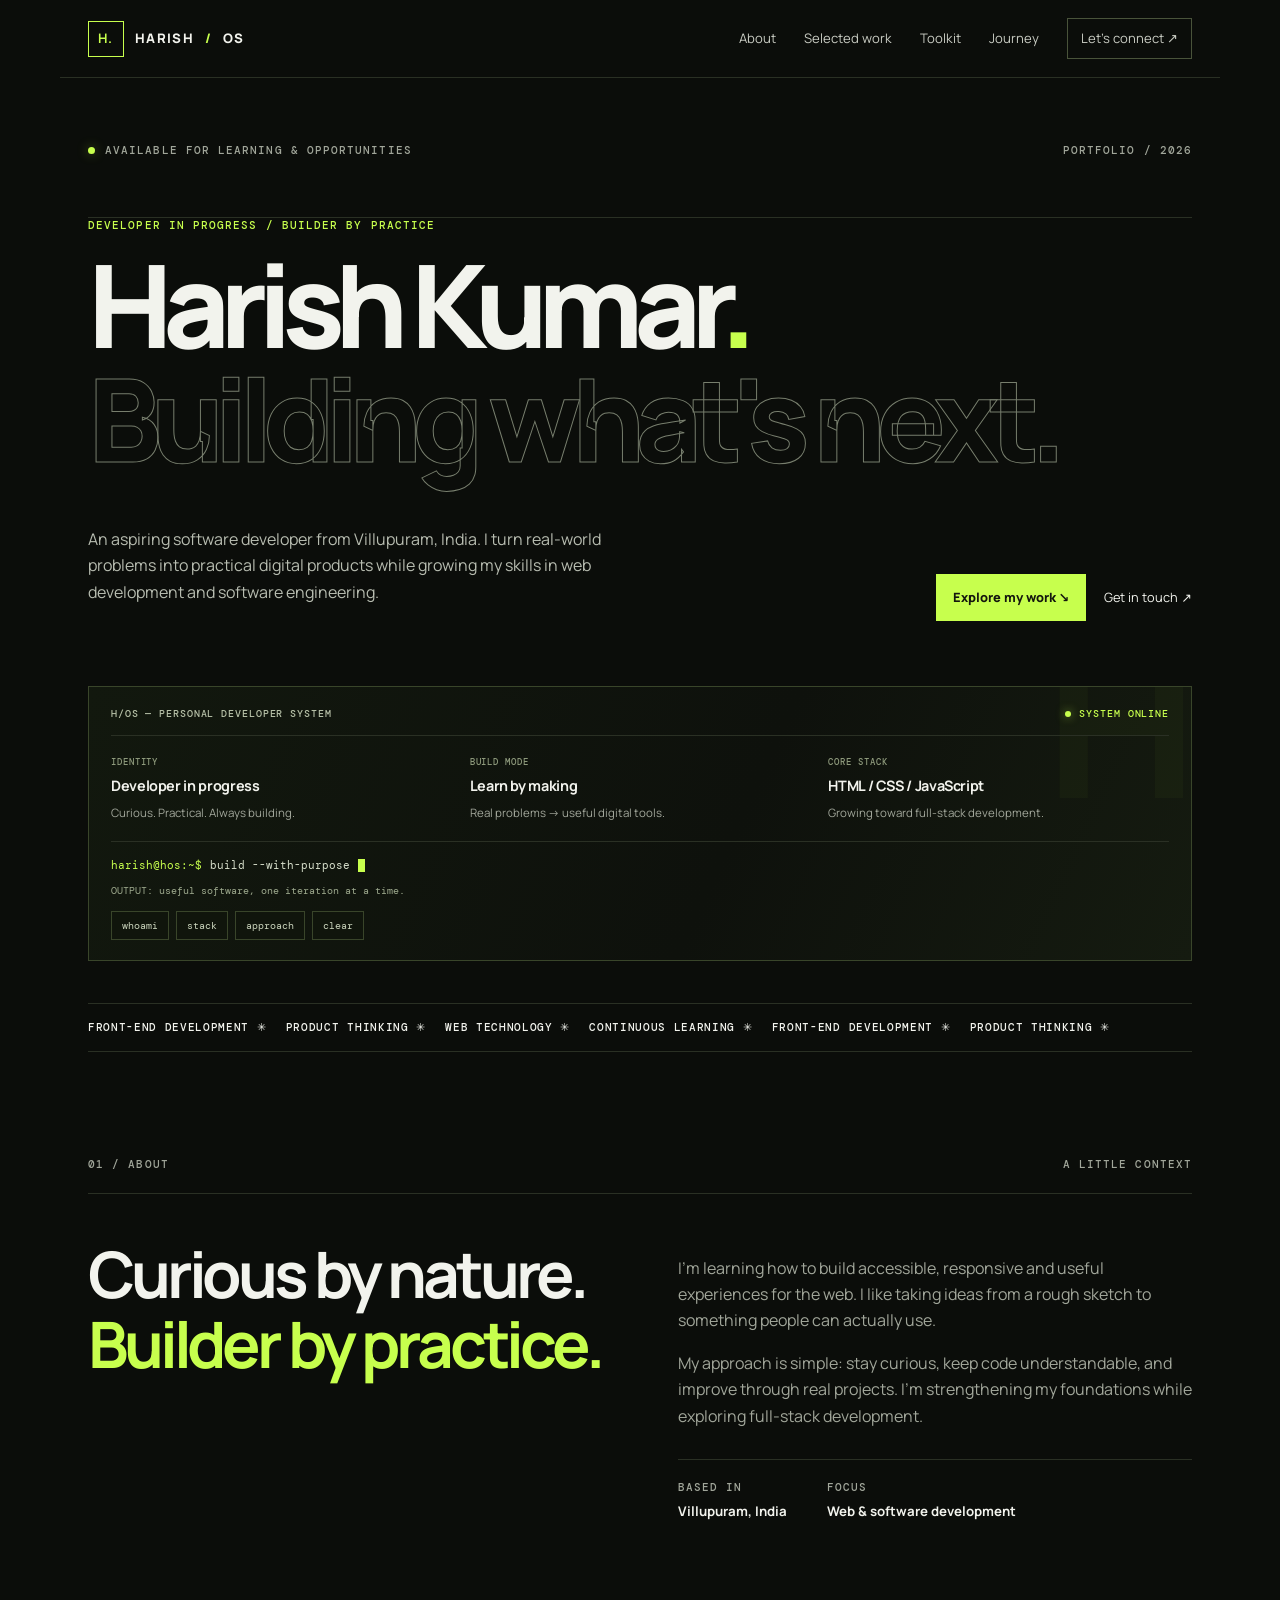
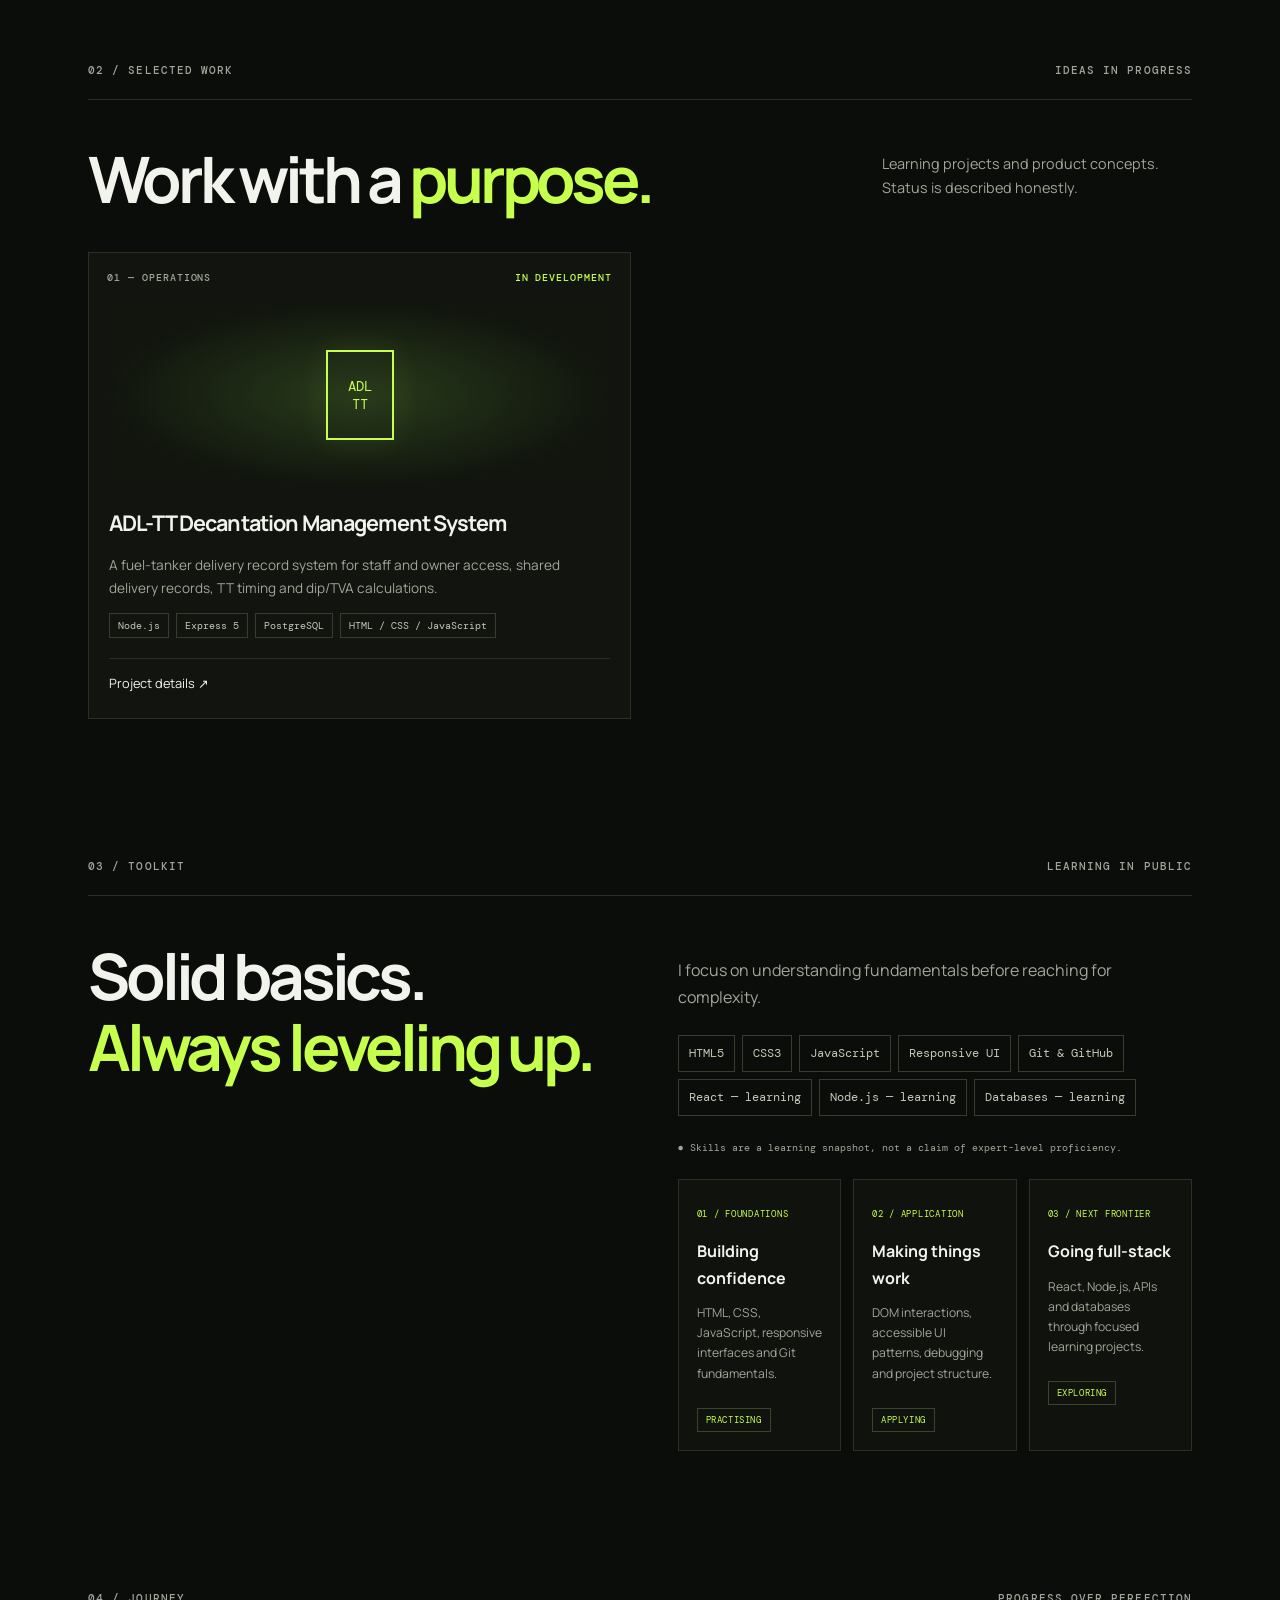
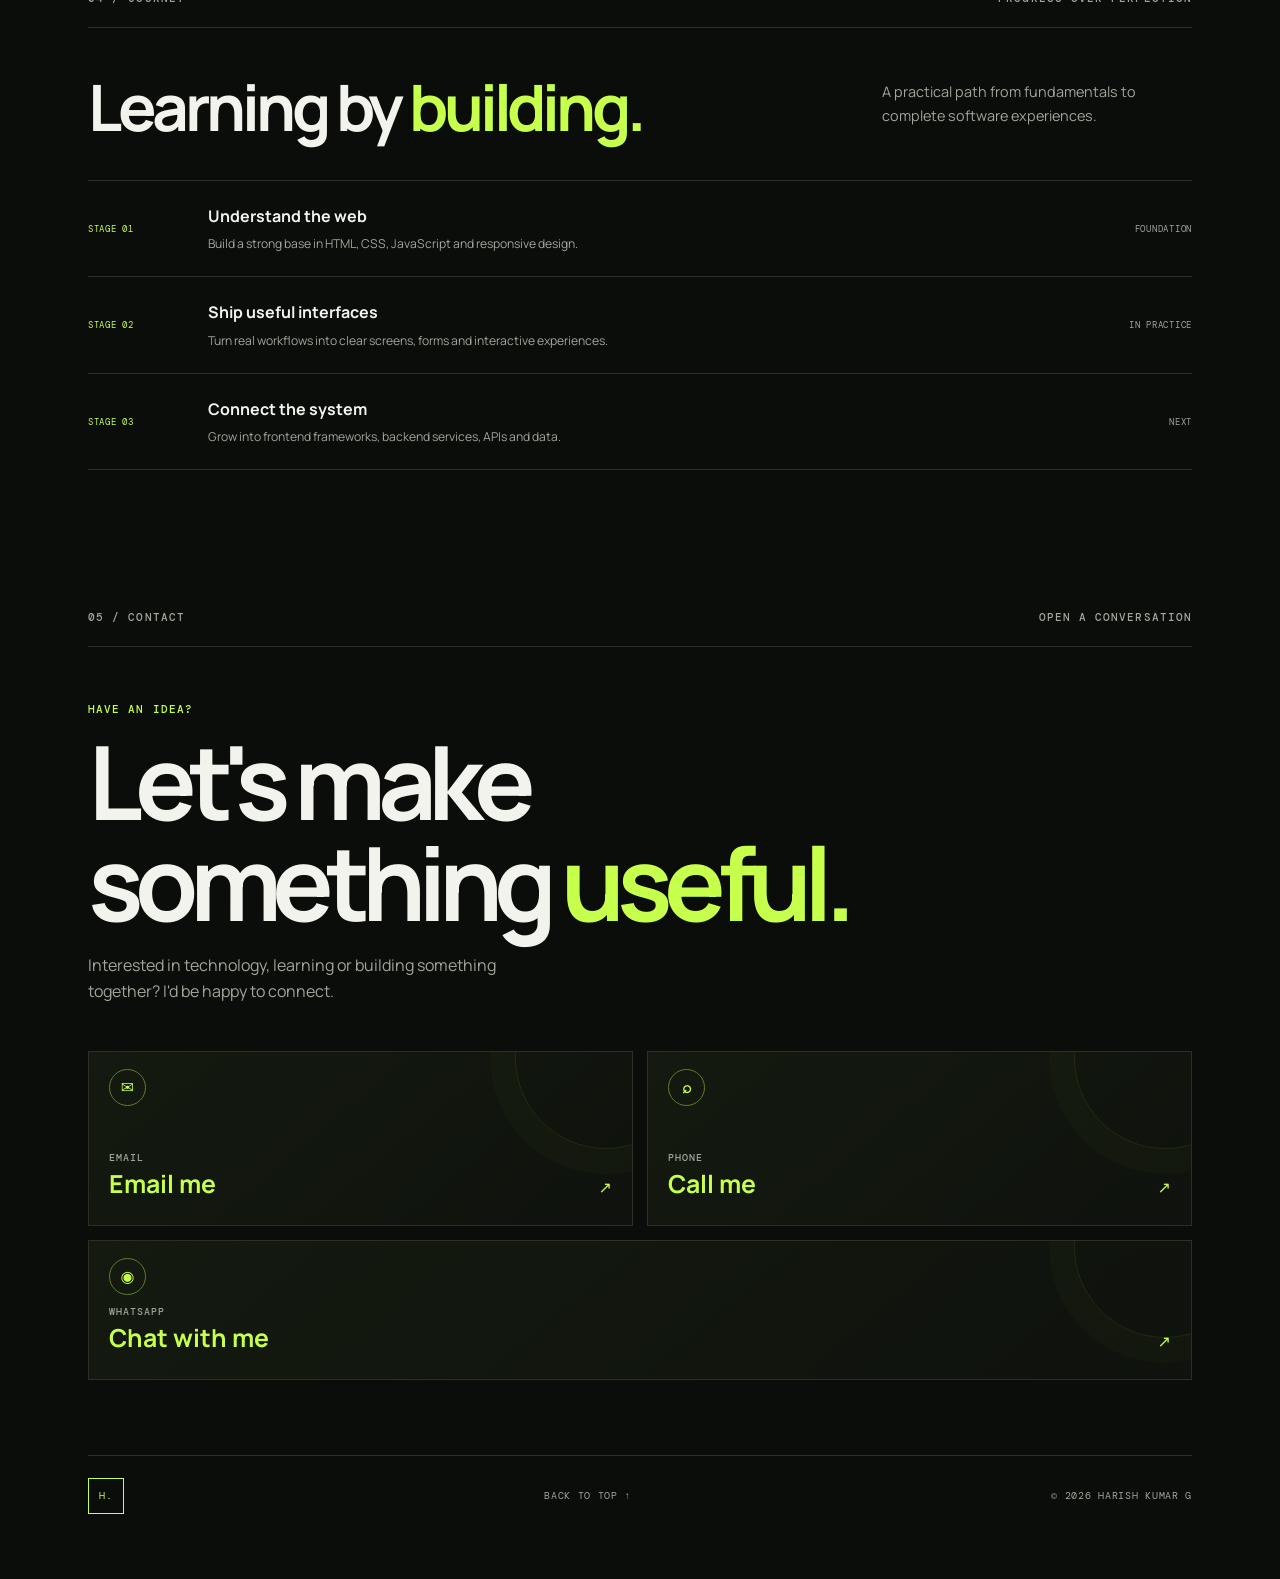
<file: index.html>
<!doctype html>
<html lang="en"><head><meta charset="utf-8"><meta name="viewport" content="width=device-width,initial-scale=1"><meta name="theme-color" content="#0b0d0a"><meta name="description" content="Harish Kumar G is an aspiring software developer from Villupuram, India, building practical web projects and growing through hands-on learning."><meta property="og:type" content="website"><meta property="og:title" content="Harish Kumar G — HARISH OS"><meta property="og:description" content="A personal developer universe: practical projects, growing skills and a builder mindset."><meta name="color-scheme" content="dark"><title>Harish Kumar G — HARISH OS | Developer Portfolio</title><link rel="preconnect" href="https://fonts.googleapis.com"><link href="https://fonts.googleapis.com/css2?family=DM+Mono:wght@400;500&family=Manrope:wght@400;500;600;700;800&display=swap" rel="stylesheet"><link rel="stylesheet" href="./style.css"><script src="./script.js" defer></script></head>
<body><a class="skip" href="#main">Skip to content</a><header><a class="brand" href="#top"><b>H.</b> HARISH<span>/</span>OS</a><button class="menu" aria-expanded="false" aria-controls="nav" aria-label="Toggle navigation">☰</button><nav id="nav"><a href="#about">About</a><a href="#work">Selected work</a><a href="#stack">Toolkit</a><a href="#journey">Journey</a><a class="nav-cta" href="#contact">Let's connect ↗</a></nav></header>
<main id="main"><section class="hero wrap" id="top"><div class="meta"><i></i> AVAILABLE FOR LEARNING & OPPORTUNITIES <span>PORTFOLIO / 2026</span></div><p class="eyebrow">DEVELOPER IN PROGRESS / BUILDER BY PRACTICE</p><h1>Harish Kumar<span class="lime">.</span><br><em>Building what's next.</em></h1><div class="hero-bottom"><p>An aspiring software developer from Villupuram, India. I turn real-world problems into practical digital products while growing my skills in web development and software engineering.</p><div><a class="button" href="#work">Explore my work ↘</a> <a class="plain" href="#contact">Get in touch ↗</a></div></div><section class="system-panel" aria-label="Harish developer system"><div class="system-top"><span>H/OS — PERSONAL DEVELOPER SYSTEM</span><span class="system-live"><i></i> SYSTEM ONLINE</span></div><div class="system-grid"><div><small>IDENTITY</small><strong>Developer in progress</strong><span>Curious. Practical. Always building.</span></div><div><small>BUILD MODE</small><strong>Learn by making</strong><span>Real problems → useful digital tools.</span></div><div><small>CORE STACK</small><strong>HTML / CSS / JavaScript</strong><span>Growing toward full-stack development.</span></div></div><div class="system-command"><div class="console-line"><span class="prompt">harish@hos:~$</span> <span id="console-command">build --with-purpose</span> <span class="command-cursor" aria-hidden="true"></span></div><div class="console-output" id="console-output" aria-live="polite">OUTPUT: useful software, one iteration at a time.</div><div class="console-actions" aria-label="Explore the developer system"><button type="button" data-command="about">whoami</button><button type="button" data-command="stack">stack</button><button type="button" data-command="method">approach</button><button type="button" data-command="clear">clear</button></div></div></section><div class="ticker"><div>FRONT-END DEVELOPMENT ✳　 PRODUCT THINKING ✳　 WEB TECHNOLOGY ✳　 CONTINUOUS LEARNING ✳　 FRONT-END DEVELOPMENT ✳　 PRODUCT THINKING ✳</div></div></section>
<section class="wrap section" id="about"><div class="label">01 / ABOUT <span>A LITTLE CONTEXT</span></div><div class="two"><h2>Curious by nature.<br><span class="lime">Builder by practice.</span></h2><div><p>I'm learning how to build accessible, responsive and useful experiences for the web. I like taking ideas from a rough sketch to something people can actually use.</p><p>My approach is simple: stay curious, keep code understandable, and improve through real projects. I'm strengthening my foundations while exploring full-stack development.</p><div class="facts"><div><small>BASED IN</small><b>Villupuram, India</b></div><div><small>FOCUS</small><b>Web & software development</b></div></div></div></div></section>
<section class="wrap section" id="work"><div class="label">02 / SELECTED WORK <span>IDEAS IN PROGRESS</span></div><div class="heading"><h2>Work with a <span class="lime">purpose.</span></h2><p>Learning projects and product concepts. Status is described honestly.</p></div><div class="projects">
<article class="project"><div class="project-label">01 — OPERATIONS <span>IN DEVELOPMENT</span></div><div class="art fuel"><div class="pump">ADL<br>TT</div></div><div class="project-info"><h3>ADL-TT Decantation Management System</h3><p>A fuel-tanker delivery record system for staff and owner access, shared delivery records, TT timing and dip/TVA calculations.</p><div class="tags"><span>Node.js</span><span>Express 5</span><span>PostgreSQL</span><span>HTML / CSS / JavaScript</span></div><button data-project="tt">Project details ↗</button></div></article>
</div></section>
<section class="wrap section" id="stack"><div class="label">03 / TOOLKIT <span>LEARNING IN PUBLIC</span></div><div class="two"><h2>Solid basics.<br><span class="lime">Always leveling up.</span></h2><div><p>I focus on understanding fundamentals before reaching for complexity.</p><div class="skills"><span>HTML5</span><span>CSS3</span><span>JavaScript</span><span>Responsive UI</span><span>Git & GitHub</span><span>React — learning</span><span>Node.js — learning</span><span>Databases — learning</span></div><p class="note">● Skills are a learning snapshot, not a claim of expert-level proficiency.</p><div class="skill-path"><article><small>01 / FOUNDATIONS</small><h3>Building confidence</h3><p>HTML, CSS, JavaScript, responsive interfaces and Git fundamentals.</p><span class="path-state">PRACTISING</span></article><article><small>02 / APPLICATION</small><h3>Making things work</h3><p>DOM interactions, accessible UI patterns, debugging and project structure.</p><span class="path-state">APPLYING</span></article><article><small>03 / NEXT FRONTIER</small><h3>Going full-stack</h3><p>React, Node.js, APIs and databases through focused learning projects.</p><span class="path-state">EXPLORING</span></article></div></div></div></section>
<section class="wrap section" id="journey"><div class="label">04 / JOURNEY <span>PROGRESS OVER PERFECTION</span></div><div class="heading"><h2>Learning by <span class="lime">building.</span></h2><p>A practical path from fundamentals to complete software experiences.</p></div><div class="journey-list"><article><span>STAGE 01</span><div><h3>Understand the web</h3><p>Build a strong base in HTML, CSS, JavaScript and responsive design.</p></div><b>FOUNDATION</b></article><article><span>STAGE 02</span><div><h3>Ship useful interfaces</h3><p>Turn real workflows into clear screens, forms and interactive experiences.</p></div><b>IN PRACTICE</b></article><article><span>STAGE 03</span><div><h3>Connect the system</h3><p>Grow into frontend frameworks, backend services, APIs and data.</p></div><b>NEXT</b></article></div></section>
<section class="wrap section" id="contact"><div class="label">05 / CONTACT <span>OPEN A CONVERSATION</span></div><div class="contact-intro"><p class="eyebrow">HAVE AN IDEA?</p><h2>Let's make<br>something <span class="lime">useful.</span></h2><p>Interested in technology, learning or building something together? I'd be happy to connect.</p></div><div class="contacts"><a href="mailto:Harishkumar49024@gmail.com"><b>✉</b><small>EMAIL</small><strong>Email me</strong><span>↗</span></a><a href="tel:+918428827446"><b>⌕</b><small>PHONE</small><strong>Call me</strong><span>↗</span></a><a class="wide" href="https://wa.me/918428827446" target="_blank" rel="noopener noreferrer"><b>◉</b><small>WHATSAPP</small><strong>Chat with me</strong><span>↗</span></a></div><footer><a class="mark" href="#top">H.</a><a href="#top">BACK TO TOP ↑</a><span>© <span id="year">2026</span> HARISH KUMAR G</span></footer></section></main>
<dialog id="details"><button class="close" aria-label="Close">×</button><p class="eyebrow" id="dcategory">PROJECT BRIEF</p><h2 id="dtitle"></h2><p id="dtext"></p><div class="brief-grid"><section><small>THE PROBLEM</small><p id="dproblem"></p></section><section><small>MY APPROACH</small><p id="dapproach"></p></section><section class="brief-status"><small>BUILD STATUS</small><p id="dstatus"></p></section></div><div id="dtags" class="tags"></div><p id="dlink-wrap" hidden><a id="dlink" href="#" target="_blank" rel="noopener noreferrer">Open ADL-TT application ↗</a></p><small>Project status reflects current learning and development.</small></dialog></body></html>
</file>
<file: style.css>
:root{color-scheme:dark;--bg:#0b0d0a;--panel:#12150f;--text:#f2f3ed;--muted:#a1a69a;--line:#2a3024;--lime:#c7ff4d;--mono:"DM Mono",monospace;--sans:"Manrope",system-ui,sans-serif}*{box-sizing:border-box}html{scroll-behavior:smooth;scroll-padding-top:85px}body{margin:0;background:var(--bg);color:var(--text);font:16px/1.65 var(--sans)}a{color:inherit;text-decoration:none}button{font:inherit;cursor:pointer}.skip{position:absolute;left:-999px}.skip:focus{left:1rem;top:1rem;background:var(--lime);color:#111;padding:1rem;z-index:10}header{height:78px;max-width:1160px;margin:auto;padding:0 28px;display:flex;align-items:center;justify-content:space-between;border-bottom:1px solid var(--line)}.brand{display:flex;align-items:center;gap:11px;font-size:.82rem;font-weight:800;letter-spacing:.1em}.brand b,.mark{width:36px;height:36px;display:grid;place-items:center;border:1px solid var(--lime);color:var(--lime)}.brand span,.lime{color:var(--lime)}nav{display:flex;align-items:center;gap:28px;font-size:.82rem;color:#c8cbc2}nav a:hover,footer a:hover{color:var(--lime)}.nav-cta{border:1px solid #49533a;padding:9px 13px}.menu{display:none;background:none;border:0;color:var(--lime)}.wrap{max-width:1160px;margin:auto;padding-left:28px;padding-right:28px}.hero{padding-top:65px}.meta,.label,.eyebrow,.project-label,small{font:500 .67rem var(--mono);letter-spacing:.1em}.meta{display:flex;align-items:center;gap:10px;color:var(--muted);padding-bottom:60px;border-bottom:1px solid var(--line)}.meta i{width:7px;height:7px;border-radius:50%;background:var(--lime);box-shadow:0 0 12px #c7ff4d66}.meta span,.label span{margin-left:auto}.eyebrow{color:var(--lime);margin:0 0 15px}.hero h1{font-size:clamp(3.5rem,9vw,8.5rem);line-height:.99;letter-spacing:-.085em;margin:0;font-weight:800}.hero h1 em{color:transparent;-webkit-text-stroke:1px #777e6d;font-style:normal}.hero-bottom{display:flex;justify-content:space-between;align-items:end;gap:40px;margin:35px 0 65px}.hero-bottom p{max-width:530px;color:#b7bcb0}.button{display:inline-block;background:var(--lime);color:#14170e;padding:13px 17px;font-size:.8rem;font-weight:800}.plain{margin-left:15px;font-size:.8rem}.ticker{overflow:hidden;border-block:1px solid var(--line);padding:16px 0;font:500 .7rem var(--mono);white-space:nowrap;letter-spacing:.06em}.ticker div{width:max-content;animation:slide 28s linear infinite}@keyframes slide{to{transform:translateX(-35%)}}.section{padding-top:105px;padding-bottom:35px}.label{display:flex;gap:15px;color:var(--muted);border-bottom:1px solid var(--line);padding-bottom:22px}.two{display:grid;grid-template-columns:1fr 1fr;gap:75px;padding-top:45px}.two h2,.heading h2{font-size:clamp(2.3rem,5vw,4.4rem);line-height:1.1;letter-spacing:-.065em;margin:0}.two p,.heading p,.contact-intro>p:last-child{color:var(--muted)}.facts{display:flex;gap:40px;border-top:1px solid var(--line);margin-top:30px;padding-top:20px}.facts div{display:grid;gap:7px}.facts small{color:var(--muted)}.facts b{font-size:.83rem}.heading{display:flex;align-items:end;justify-content:space-between;gap:25px;padding:38px 0}.heading p{max-width:310px;font-size:.9rem}.projects{display:grid;grid-template-columns:1fr 1fr;gap:18px}.project{border:1px solid var(--line);background:var(--panel);transition:.2s}.project:hover{border-color:#718c42;transform:translateY(-2px)}.project-label{display:flex;justify-content:space-between;gap:8px;padding:18px 18px 0;color:var(--muted);font-size:.6rem}.project-label span{color:var(--lime)}.art{height:185px;margin:18px;background:#151d10;display:grid;place-items:center;position:relative;overflow:hidden}.stock{background:radial-gradient(ellipse,#34471f,#10130d 70%)}.window{border:1px solid #607c35;background:#0b0f09;padding:20px 30px;display:grid;gap:5px;box-shadow:0 15px 50px #0008}.window small{font-size:.55rem;color:#a4b58c}.window strong{font-size:2rem;color:var(--lime)}.fuel{background:radial-gradient(ellipse,#293b1b,#11150e 70%)}.pump{border:2px solid var(--lime);padding:25px 20px;color:var(--lime);font:.9rem var(--mono);text-align:center;box-shadow:0 0 35px #c7ff4d17}.lab{background:radial-gradient(ellipse at 70% 20%,#293a1b,#10130d 70%)}.lab code{font:.85rem/2 var(--mono)}.lab i{color:var(--lime);font-style:normal}.project-info{padding:0 20px 23px}.project h3{font-size:1.35rem;margin:7px 0;letter-spacing:-.04em}.project-info p{font-size:.85rem;color:var(--muted)}.tags,.skills{display:flex;flex-wrap:wrap;gap:7px}.tags span,.skills span{border:1px solid #353d2c;padding:5px 8px;font:.6rem var(--mono);color:#c2c9b8}.project-info button{width:100%;text-align:left;border:0;border-top:1px solid var(--line);background:none;color:var(--text);padding:14px 0 0;margin-top:20px;font-size:.8rem}.stack-section{border-block:1px solid var(--line);margin-top:70px;padding-bottom:90px}.skills{margin:25px 0}.skills span{padding:10px;font-size:.72rem}.note{font:.65rem var(--mono)!important}.contact-intro{padding:55px 0 30px}.contact-intro h2{font-size:clamp(3.2rem,8vw,7rem);line-height:.98;letter-spacing:-.08em;margin:0 0 20px}.contact-intro>p:last-child{max-width:440px}.contacts{display:grid;grid-template-columns:1fr 1fr;gap:14px}.contacts a{position:relative;min-height:175px;padding:20px;border:1px solid var(--line);background:linear-gradient(140deg,#141a10,#0f120d);display:flex;flex-direction:column;justify-content:flex-end;align-items:flex-start;overflow:hidden}.contacts a:before{content:"";position:absolute;width:180px;height:180px;border:1px solid #c7ff4d18;border-radius:50%;right:-65px;top:-85px;box-shadow:0 0 0 25px #c7ff4d05}.contacts a:hover{border-color:var(--lime)}.contacts b{position:absolute;top:17px;left:20px;width:37px;height:37px;border:1px solid #617a36;border-radius:50%;display:grid;place-items:center;color:var(--lime)}.contacts small{color:var(--muted);font-size:.6rem}.contacts strong{font-size:1.55rem;color:var(--lime)}.contacts a>span{position:absolute;right:20px;bottom:24px;color:var(--lime)}.contacts .wide{grid-column:1/-1;min-height:140px}footer{margin-top:75px;padding:22px 0 30px;border-top:1px solid var(--line);display:flex;align-items:center;justify-content:space-between;color:var(--muted);font:.62rem var(--mono);letter-spacing:.07em}dialog{width:min(520px,calc(100% - 30px));background:#12160f;color:var(--text);border:1px solid #5a7134;padding:30px;box-shadow:0 20px 100px #000b}dialog::backdrop{background:#000b;backdrop-filter:blur(4px)}dialog h2{font-size:2rem;margin:0}.close{float:right;background:none;border:0;color:var(--text);font-size:1.8rem}dialog p:not(.eyebrow){color:var(--muted)}dialog>small{display:block;margin-top:20px;color:var(--muted)}@media(max-width:760px){header{height:68px;padding:0 20px}.menu{display:block}nav{display:none;position:absolute;z-index:5;top:68px;left:0;right:0;padding:20px;background:#0d100b;border-bottom:1px solid var(--line);flex-direction:column;align-items:stretch}nav.open{display:flex}.wrap{padding-left:20px;padding-right:20px}.hero{padding-top:38px}.meta{font-size:.55rem;padding-bottom:40px;flex-wrap:wrap}.meta span{width:100%;margin-left:17px}.hero h1{font-size:clamp(3rem,12vw,5.7rem)}.hero-bottom{display:block;margin:25px 0 45px}.hero-bottom>div{display:flex;align-items:center;gap:12px;flex-wrap:wrap}.plain{margin-left:0}.section{padding-top:75px}.two{grid-template-columns:1fr;gap:20px;padding-top:30px}.heading{display:block;padding:30px 0}.projects{grid-template-columns:1fr}.contact-intro h2{font-size:clamp(3rem,13vw,5.3rem)}.contacts a{min-height:160px;padding:15px}.contacts strong{font-size:1.25rem}.contacts b{left:15px}.contacts a>span{right:15px}footer{flex-wrap:wrap;gap:15px}footer>span{width:100%}}@media(max-width:380px){.contacts{grid-template-columns:1fr}.contacts .wide{grid-column:auto}.facts{flex-direction:column;gap:16px}}@media(prefers-reduced-motion:reduce){*,*::before,*::after{animation-duration:.01ms!important;animation-iteration-count:1!important;scroll-behavior:auto!important;transition-duration:.01ms!important}}

/* ===== CINEMATIC INTERACTION UPGRADE — preserves existing UI and fonts ===== */
:root { --motion-ease: cubic-bezier(.2, .75, .25, 1); }
::selection { background: var(--lime); color: #10130b; }
a, button, .project, .contacts a, .nav-cta { -webkit-tap-highlight-color: transparent; }
.button, .plain, nav a, .project-info button, .contacts a {
  transition: color .28s var(--motion-ease), background .28s var(--motion-ease),
    border-color .28s var(--motion-ease), transform .35s var(--motion-ease),
    box-shadow .35s var(--motion-ease);
}
.button:hover { transform: translateY(-3px); box-shadow: 0 10px 32px #c7ff4d24; }
.plain:hover { color: var(--lime); }
.project { position: relative; isolation: isolate; transition: transform .45s var(--motion-ease), border-color .35s ease, box-shadow .45s ease; }
.project::after { content:""; position:absolute; inset:0; pointer-events:none; opacity:0; z-index:-1; background:linear-gradient(135deg,#c7ff4d0c,transparent 48%); transition:opacity .4s ease; }
.project:hover { transform:translateY(-6px); border-color:#829f4b; box-shadow:0 18px 55px #0006,0 0 28px #c7ff4d0b; }
.project:hover::after { opacity:1; }
.project:hover .art { filter:saturate(1.12) brightness(1.08); transform:scale(1.012); }
.art { transition:filter .45s ease, transform .6s var(--motion-ease); }
.contacts a:hover { transform:translateY(-4px); box-shadow:0 14px 40px #0005; }
.contacts a:hover::before { border-color:#c7ff4d40; }
.brand b { transition:background .25s ease,color .25s ease,box-shadow .25s ease; }
.brand:hover b { background:var(--lime); color:var(--bg); box-shadow:0 0 24px #c7ff4d35; }
.menu { transition:transform .3s ease; }
.menu[aria-expanded="true"] { transform:rotate(90deg); }
.ticker:hover div { animation-play-state:paused; }
.meta i { animation:statusPulse 2.8s ease-in-out infinite; }
@keyframes statusPulse {
  0%,100% { box-shadow:0 0 0 0 #c7ff4d44,0 0 12px #c7ff4d66; }
  50% { box-shadow:0 0 0 7px #c7ff4d00,0 0 18px #c7ff4d99; }
}
.motion-ready .reveal { opacity:0; transform:translateY(26px); transition:opacity .8s var(--motion-ease),transform .8s var(--motion-ease); }
.motion-ready .reveal.is-visible { opacity:1; transform:translateY(0); }
.motion-ready .reveal[data-reveal-delay="1"] { transition-delay:.10s; }
.motion-ready .reveal[data-reveal-delay="2"] { transition-delay:.20s; }
.motion-ready .reveal[data-reveal-delay="3"] { transition-delay:.30s; }
@media (hover:none) { .project:hover,.contacts a:hover,.button:hover { transform:none; box-shadow:none; } }
@media (prefers-reduced-motion:reduce) {
  .motion-ready .reveal,.motion-ready .reveal.is-visible { opacity:1; transform:none; transition:none; }
  .meta i { animation:none; }
}

/* Custom lime cursor — desktop/laptop only; native touch UI stays unchanged. */
@media (hover:hover) and (pointer:fine) {
  html.has-custom-cursor,html.has-custom-cursor body,html.has-custom-cursor a,html.has-custom-cursor button{cursor:none}
  .cursor-dot,.cursor-ring{position:fixed;top:0;left:0;z-index:9999;pointer-events:none;border-radius:50%;opacity:0;transform:translate3d(-100px,-100px,0);will-change:transform,opacity}
  .cursor-dot{width:6px;height:6px;background:var(--lime);box-shadow:0 0 12px #c7ff4d99}
  .cursor-ring{width:34px;height:34px;margin:-14px 0 0 -14px;border:1px solid #c7ff4d99;box-shadow:0 0 18px #c7ff4d18,inset 0 0 12px #c7ff4d0b;transition:width .25s ease,height .25s ease,margin .25s ease,border-color .25s ease,background .25s ease}
  html.has-custom-cursor .cursor-dot,html.has-custom-cursor .cursor-ring{opacity:1}
  html.has-custom-cursor.cursor-hover .cursor-ring{width:54px;height:54px;margin:-24px 0 0 -24px;border-color:var(--lime);background:#c7ff4d12}
  html.has-custom-cursor.cursor-down .cursor-ring{width:27px;height:27px;margin:-10.5px 0 0 -10.5px}
}


/* Mobile cinematic touch feedback — preserves the existing layout and typography. */
@media (hover:none) and (pointer:coarse) {
  .touch-glow {
    position:fixed;left:0;top:0;width:46px;height:46px;border-radius:50%;
    pointer-events:none;z-index:9998;opacity:0;
    background:radial-gradient(circle,#c7ff4d55 0%,#c7ff4d20 38%,transparent 72%);
    transform:translate3d(-50%,-50%,0) scale(.55);
    transition:opacity .18s ease,transform .28s ease;
    will-change:transform,opacity;
  }
  .touch-glow.is-active {opacity:1;transform:translate3d(-50%,-50%,0) scale(1.35)}
  .touch-ripple {
    position:fixed;left:0;top:0;width:22px;height:22px;border:1px solid #c7ff4d99;
    border-radius:50%;pointer-events:none;z-index:9997;
    transform:translate3d(-50%,-50%,0) scale(.3);opacity:0;
    animation:touch-ripple-out .72s ease-out forwards;
  }
  @keyframes touch-ripple-out {
    0%{opacity:.8;transform:translate3d(-50%,-50%,0) scale(.3)}
    100%{opacity:0;transform:translate3d(-50%,-50%,0) scale(3.8)}
  }
}
@media (prefers-reduced-motion:reduce) {
  .touch-glow,.touch-ripple {display:none!important;animation:none!important;transition:none!important}
}


/* ===== HARISH OS — personal visual identity layer ===== */
.system-panel{position:relative;margin:0 0 42px;padding:20px 22px;border:1px solid #39452a;background:linear-gradient(115deg,#12180e 0%,#0e110c 58%,#151b10 100%);overflow:hidden;isolation:isolate}
.system-panel:before{content:"H";position:absolute;right:18px;top:-62px;font:800 13rem/.9 var(--sans);letter-spacing:-.12em;color:#c7ff4d08;z-index:-1;pointer-events:none}
.system-top{display:flex;justify-content:space-between;gap:12px;align-items:center;padding-bottom:15px;border-bottom:1px solid var(--line);font:500 .62rem var(--mono);letter-spacing:.09em;color:#b6c0a7}
.system-live{display:flex;align-items:center;gap:8px;color:var(--lime)}
.system-live i{width:6px;height:6px;border-radius:50%;background:var(--lime);box-shadow:0 0 10px #c7ff4d99;animation:statusPulse 2.8s ease-in-out infinite}
.system-grid{display:grid;grid-template-columns:repeat(3,1fr);gap:18px;padding:20px 0}
.system-grid>div{display:grid;gap:6px;align-content:start}
.system-grid small{font-size:.57rem;color:#8e9a7c}
.system-grid strong{font-size:.9rem;letter-spacing:-.025em}
.system-grid span{font-size:.72rem;line-height:1.5;color:var(--muted)}
.system-command{display:flex;align-items:center;flex-wrap:wrap;gap:8px;padding-top:14px;border-top:1px solid var(--line);font: .68rem var(--mono);color:#d7dfcb}
.system-command .prompt{color:var(--lime)}
.command-cursor{width:7px;height:13px;background:var(--lime);display:inline-block;animation:commandBlink 1s steps(2,start) infinite}
.command-output{width:100%;padding-left:0;color:#8f9a81;font-size:.62rem}
@keyframes commandBlink{to{visibility:hidden}}
.system-panel{animation:systemEnter .85s var(--motion-ease) both}
@keyframes systemEnter{from{opacity:0;transform:translateY(16px);filter:blur(5px)}to{opacity:1;transform:translateY(0);filter:blur(0)}}
@media(max-width:760px){.system-panel{margin-bottom:32px;padding:17px}.system-grid{grid-template-columns:1fr;gap:14px;padding:17px 0}.system-grid>div{grid-template-columns:92px 1fr;gap:3px 10px}.system-grid small{grid-row:span 2;padding-top:3px}.system-grid strong{font-size:.82rem}.system-grid span{font-size:.68rem}.system-top{font-size:.55rem;flex-wrap:wrap}}
@media(prefers-reduced-motion:reduce){.system-panel,.command-cursor,.system-live i{animation:none!important}}


/* H/OS command console controls */
.system-command{display:grid;grid-template-columns:1fr;gap:9px}
.console-line{display:flex;align-items:center;gap:8px;min-height:18px}
.console-output{color:#9eaa8e;font: .64rem/1.6 var(--mono);overflow-wrap:anywhere}
.console-actions{display:flex;flex-wrap:wrap;gap:7px;padding-top:2px}
.console-actions button{border:1px solid #39452a;background:#10150c;color:#cbd5bd;padding:7px 10px;font:.6rem var(--mono);transition:background .2s ease,border-color .2s ease,color .2s ease,transform .2s ease}
.console-actions button:hover,.console-actions button:focus-visible{border-color:var(--lime);color:var(--lime);background:#c7ff4d0b;transform:translateY(-1px);outline:none}
@media(max-width:380px){.console-actions button{padding:7px 8px;font-size:.57rem}}
@media(prefers-reduced-motion:reduce){.console-actions button{transition:none}}


/* HARISH OS project briefs — clear, honest case-study details. */
.brief-grid{display:grid;grid-template-columns:1fr 1fr;gap:12px;margin:22px 0}.brief-grid section{padding:14px;border:1px solid #39452a;background:#0d110a;min-width:0}.brief-grid section small{font:.58rem var(--mono);letter-spacing:.08em;color:var(--lime)}.brief-grid section p{font-size:.78rem;line-height:1.65;margin:9px 0 0;color:var(--muted)}.brief-grid .brief-status{grid-column:1/-1}.brief-grid .brief-status p{color:#d0d9c4}@media(max-width:420px){dialog{padding:22px}.brief-grid{grid-template-columns:1fr}.brief-grid .brief-status{grid-column:auto}}


/* HARISH OS complete upgrade: skill path and learning journey. */
.skill-path{display:grid;grid-template-columns:repeat(3,minmax(0,1fr));gap:12px;margin-top:25px}.skill-path article{border:1px solid var(--line);background:#10130d;padding:18px;min-width:0}.skill-path small,.journey-list article>span{font:.58rem var(--mono);letter-spacing:.08em;color:var(--lime)}.skill-path h3,.journey-list h3{font-size:1rem;margin:14px 0 8px}.skill-path p,.journey-list p{font-size:.76rem;line-height:1.65;color:var(--muted)}.path-state{display:inline-block;margin-top:12px;padding:5px 8px;border:1px solid #39452a;color:#c7ff4d;font:.55rem var(--mono);letter-spacing:.07em}.journey-list{border-top:1px solid var(--line)}.journey-list article{display:grid;grid-template-columns:100px 1fr auto;align-items:center;gap:20px;padding:22px 0;border-bottom:1px solid var(--line)}.journey-list h3{margin:0 0 5px}.journey-list p{margin:0}.journey-list article>b{font:.57rem var(--mono);font-weight:400;letter-spacing:.08em;color:var(--muted)}@media(max-width:760px){.skill-path{grid-template-columns:1fr}.skill-path article{padding:16px}.journey-list article{grid-template-columns:1fr auto;gap:8px 12px}.journey-list article>span{grid-column:1/-1}.journey-list article>div{grid-column:1}.journey-list article>b{grid-column:2;grid-row:2;align-self:start}}@media(prefers-reduced-motion:reduce){.skill-path article,.journey-list article{scroll-behavior:auto}}
</file>
